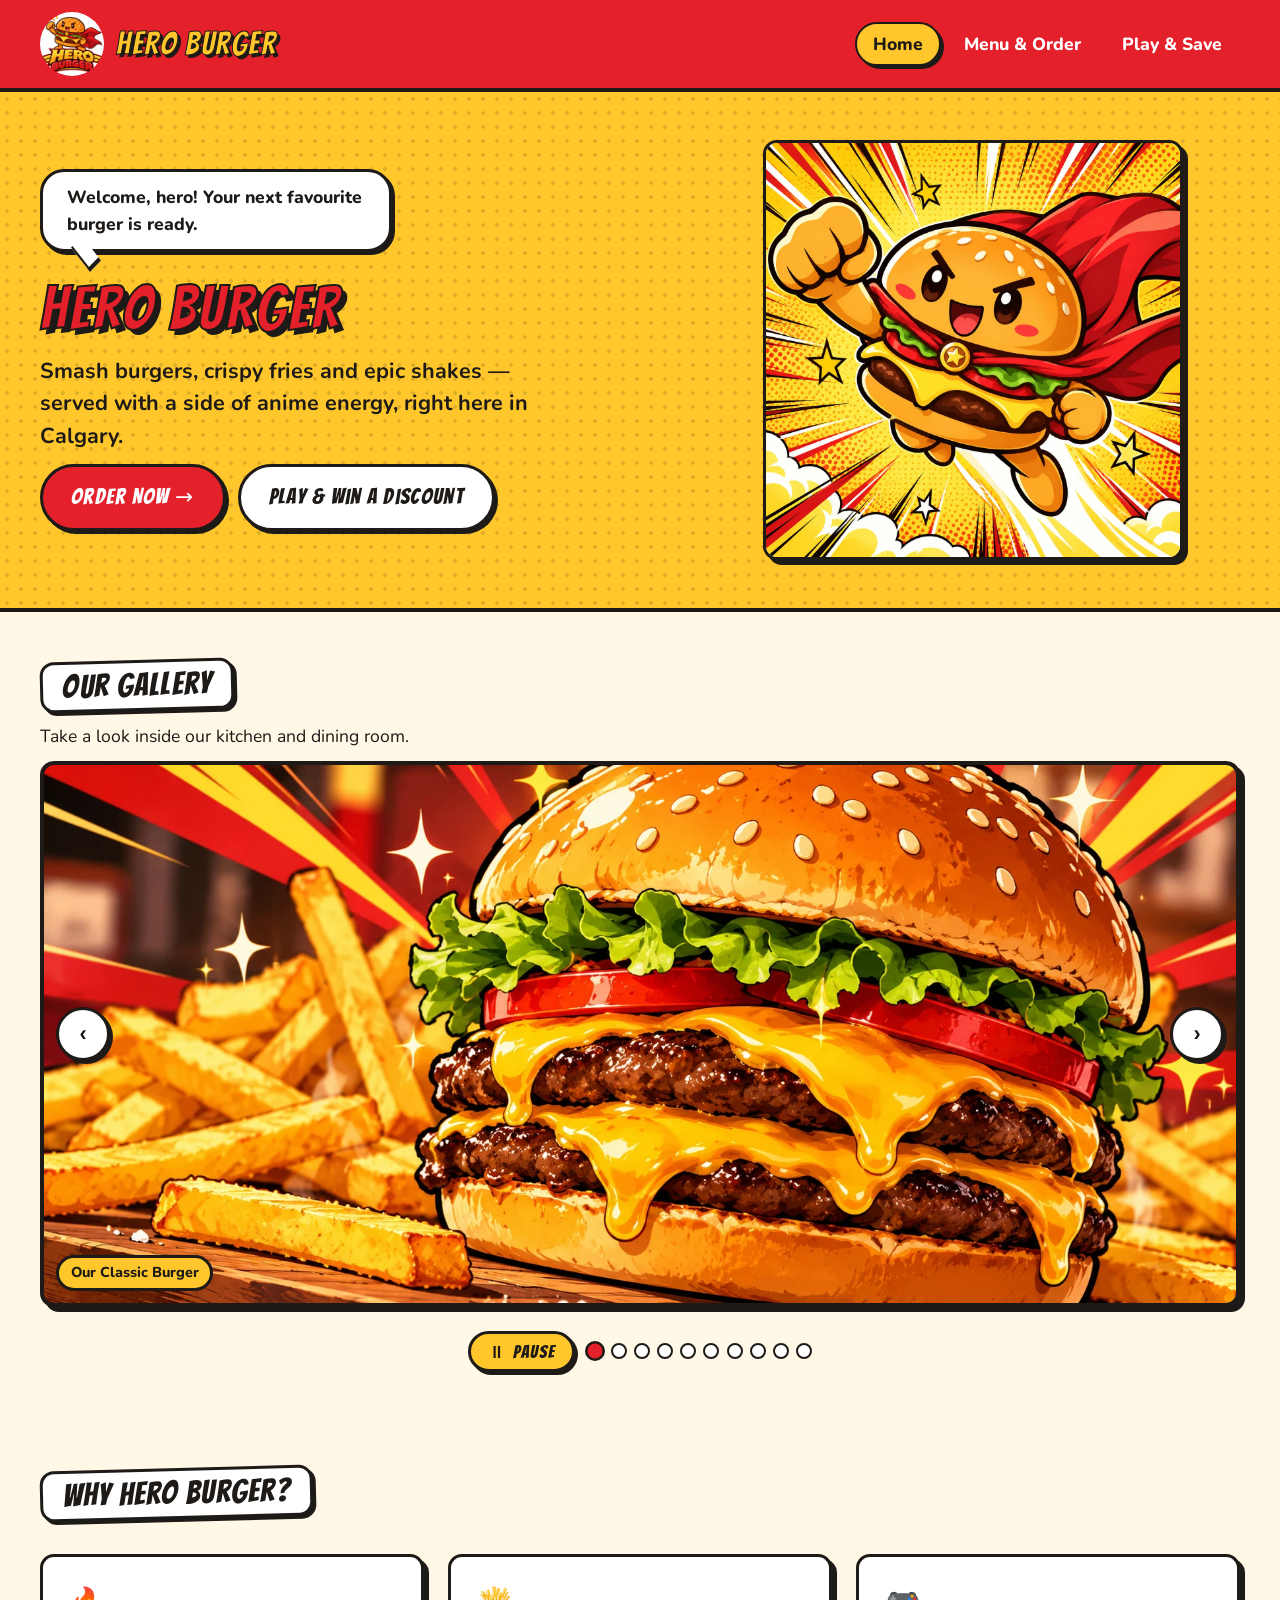
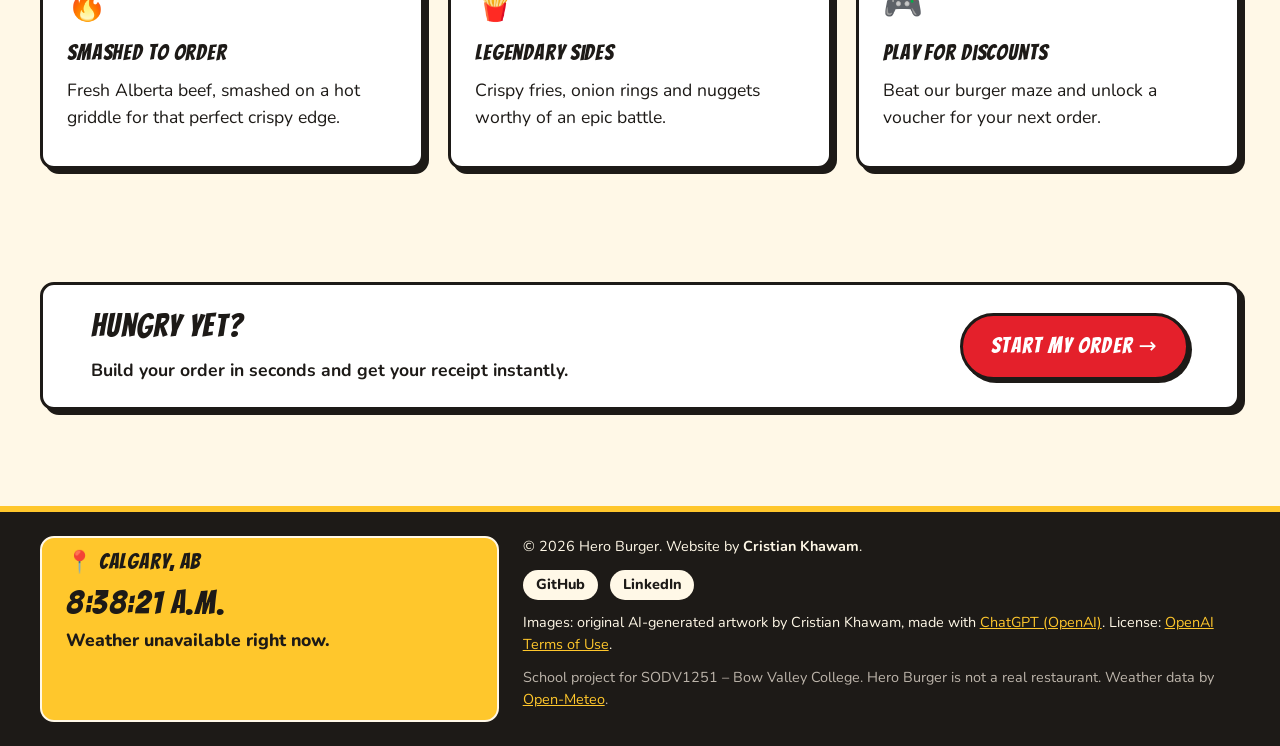
<file: index.html>
<!DOCTYPE html>
<html lang="en">
<head>
  <meta charset="UTF-8">
  <meta name="viewport" content="width=device-width, initial-scale=1.0">
  <meta name="description" content="Hero Burger — anime-style burgers in Calgary. Browse our gallery and order online.">
  <title>Hero Burger | Anime-Style Burgers in Calgary</title>
  <link rel="icon" href="images/favicon.svg" type="image/svg+xml">
  <link rel="preconnect" href="https://fonts.googleapis.com">
  <link rel="preconnect" href="https://fonts.gstatic.com" crossorigin>
  <link href="https://fonts.googleapis.com/css2?family=Bangers&family=Nunito:wght@400;700;800;900&display=swap" rel="stylesheet">
  <link rel="stylesheet" href="css/styles.css">
  <script src="js/common.js" defer></script>
  <script src="js/carousel.js" defer></script>
</head>
<body>
  <header class="site-header">
    <div class="container header-inner">
      <a class="brand" href="index.html">
        <span class="logo-frame">
          <img class="site-logo" src="images/logo.webp" alt="">
        </span>
        <span class="brand-name">Hero Burger</span>
      </a>
      <nav class="main-nav" aria-label="Main navigation">
        <ul>
          <li><a href="index.html" aria-current="page">Home</a></li>
          <li><a href="order.html">Menu &amp; Order</a></li>
          <li><a href="play.html">Play &amp; Save</a></li>
        </ul>
      </nav>
    </div>
  </header>

  <main>
    <section class="hero halftone" aria-labelledby="hero-title">
      <div class="container hero-inner">
        <div>
          <p class="speech-bubble">Welcome, hero! Your next favourite burger is ready.</p>
          <h1 id="hero-title">Hero Burger</h1>
          <p class="hero-tagline">Smash burgers, crispy fries and epic shakes — served with a side of anime energy, right here in Calgary.</p>
          <div class="hero-actions">
            <a class="btn btn-primary" href="order.html">Order Now →</a>
            <a class="btn btn-ghost" href="play.html">Play &amp; win a discount</a>
          </div>
        </div>
        <div class="hero-art">
          <div class="card hero-art-frame">
            <img src="images/hero-mascot.webp" alt="Hero Burger mascot, a burger with a red superhero cape">
          </div>
        </div>
      </div>
    </section>

    <section class="section" aria-labelledby="gallery-title">
      <div class="container">
        <h2 id="gallery-title" class="section-title">Our Gallery</h2>
        <p>Take a look inside our kitchen and dining room.</p>

        <!-- Slides, dots and captions are generated by js/carousel.js -->
        <div class="carousel" id="carousel" aria-roledescription="carousel" aria-label="Restaurant photo gallery">
          <div class="carousel-track" id="carousel-track"></div>
          <button class="carousel-arrow prev" id="carousel-prev" type="button" aria-label="Previous photo">‹</button>
          <button class="carousel-arrow next" id="carousel-next" type="button" aria-label="Next photo">›</button>
        </div>

        <div class="carousel-controls">
          <button class="btn btn-small" id="carousel-toggle" type="button" aria-pressed="false">⏸ Pause</button>
          <div class="carousel-dots" id="carousel-dots" role="group" aria-label="Choose a photo"></div>
        </div>
        <p class="visually-hidden" id="carousel-status" aria-live="polite"></p>
      </div>
    </section>

    <section class="section" aria-labelledby="why-title">
      <div class="container">
        <h2 id="why-title" class="section-title">Why Hero Burger?</h2>
        <ul class="feature-list">
          <li class="card feature">
            <p class="feature-icon" aria-hidden="true">🔥</p>
            <h3>Smashed to order</h3>
            <p>Fresh Alberta beef, smashed on a hot griddle for that perfect crispy edge.</p>
          </li>
          <li class="card feature">
            <p class="feature-icon" aria-hidden="true">🍟</p>
            <h3>Legendary sides</h3>
            <p>Crispy fries, onion rings and nuggets worthy of an epic battle.</p>
          </li>
          <li class="card feature">
            <p class="feature-icon" aria-hidden="true">🎮</p>
            <h3>Play for discounts</h3>
            <p>Beat our burger maze and unlock a voucher for your next order.</p>
          </li>
        </ul>
      </div>
    </section>

    <section class="section" aria-labelledby="cta-title">
      <div class="container">
        <div class="card cta-banner halftone">
          <div>
            <h2 id="cta-title">Hungry yet?</h2>
            <p>Build your order in seconds and get your receipt instantly.</p>
          </div>
          <a class="btn btn-primary" href="order.html">Start my order →</a>
        </div>
      </div>
    </section>
  </main>

  <footer class="site-footer">
    <div class="container footer-grid">
      <aside class="weather-widget" aria-label="Current time and weather in Calgary">
        <h2>📍 Calgary, AB</h2>
        <p class="weather-time" id="local-time">--:--</p>
        <p class="weather-summary" id="weather-summary" aria-live="polite">Loading weather…</p>
        <p class="weather-details" id="weather-details"></p>
      </aside>
      <div class="footer-info">
        <p>&copy; <span id="current-year">2026</span> Hero Burger. Website by <strong>Cristian Khawam</strong>.</p>
        <ul class="social-links">
          <li><a href="https://github.com/CristianKhawam" target="_blank" rel="noopener">GitHub</a></li>
          <li><a href="https://www.linkedin.com/in/cristian-francisco-khawam-armengol/" target="_blank" rel="noopener">LinkedIn</a></li>
        </ul>
        <p>Images: original AI-generated artwork by Cristian Khawam, made with <a href="https://chatgpt.com/" target="_blank" rel="noopener">ChatGPT (OpenAI)</a>. License: <a href="https://openai.com/policies/terms-of-use/" target="_blank" rel="noopener">OpenAI Terms of Use</a>.</p>
        <p class="footer-note">School project for SODV1251 – Bow Valley College. Hero Burger is not a real restaurant. Weather data by <a href="https://open-meteo.com/" target="_blank" rel="noopener">Open-Meteo</a>.</p>
      </div>
    </div>
  </footer>
</body>
</html>
</file>
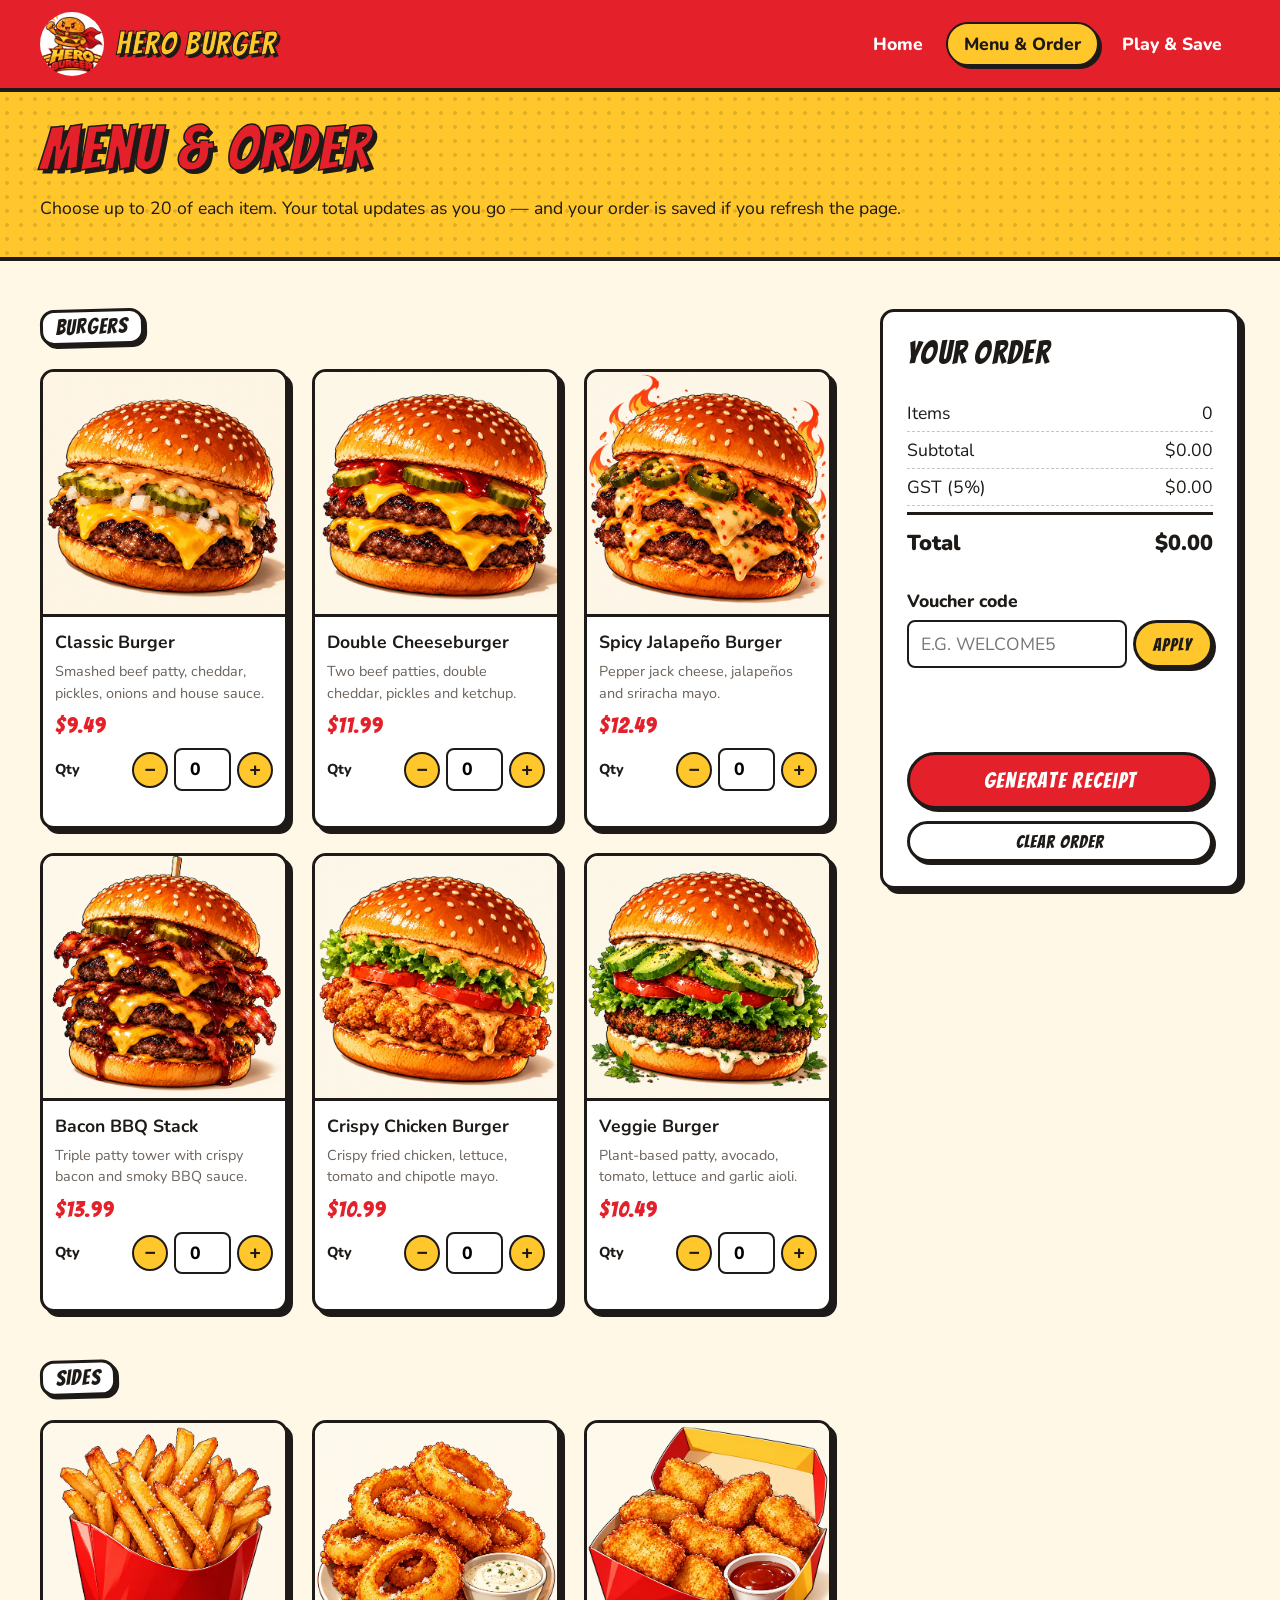
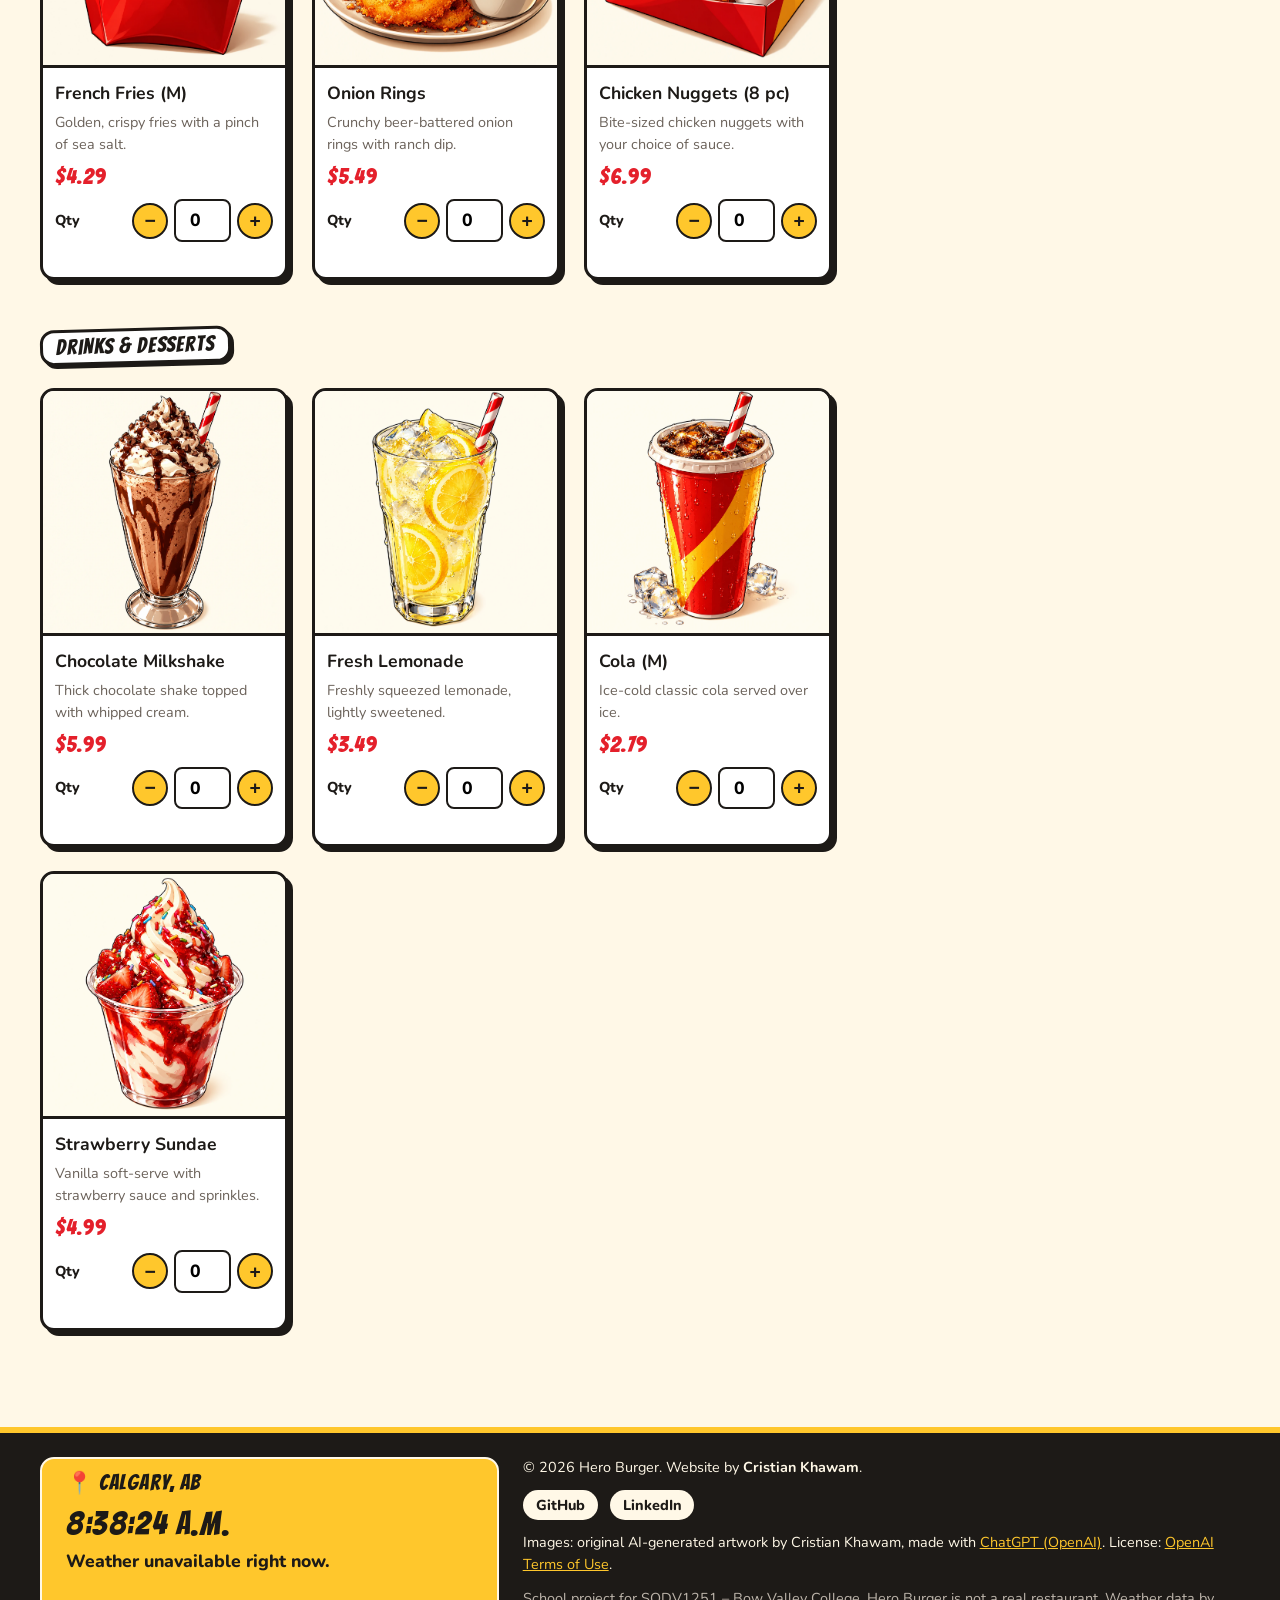
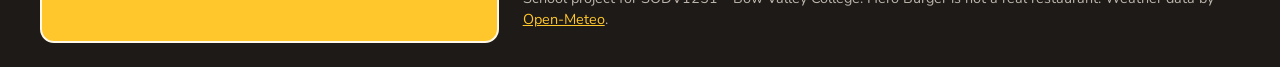
<file: order.html>
<!DOCTYPE html>
<html lang="en">
<head>
  <meta charset="UTF-8">
  <meta name="viewport" content="width=device-width, initial-scale=1.0">
  <meta name="description" content="Order burgers, sides and drinks from Hero Burger and get an itemized receipt.">
  <title>Menu &amp; Order | Hero Burger</title>
  <link rel="icon" href="images/favicon.svg" type="image/svg+xml">
  <link rel="preconnect" href="https://fonts.googleapis.com">
  <link rel="preconnect" href="https://fonts.gstatic.com" crossorigin>
  <link href="https://fonts.googleapis.com/css2?family=Bangers&family=Nunito:wght@400;700;800;900&display=swap" rel="stylesheet">
  <link rel="stylesheet" href="css/styles.css">
  <script src="js/common.js" defer></script>
  <script src="js/order.js" defer></script>
</head>
<body>
  <header class="site-header">
    <div class="container header-inner">
      <a class="brand" href="index.html">
        <span class="logo-frame">
          <img class="site-logo" src="images/logo.webp" alt="">
        </span>
        <span class="brand-name">Hero Burger</span>
      </a>
      <nav class="main-nav" aria-label="Main navigation">
        <ul>
          <li><a href="index.html">Home</a></li>
          <li><a href="order.html" aria-current="page">Menu &amp; Order</a></li>
          <li><a href="play.html">Play &amp; Save</a></li>
        </ul>
      </nav>
    </div>
  </header>

  <main>
    <section class="page-intro halftone">
      <div class="container">
        <h1>Menu &amp; Order</h1>
        <p>Choose up to 20 of each item. Your total updates as you go — and your order is saved if you refresh the page.</p>
      </div>
    </section>

    <div class="container section">
      <!-- Every control (quantities, voucher, submit) lives inside this one form -->
      <form id="order-form" class="order-layout" novalidate>
        <section aria-labelledby="menu-title">
          <h2 id="menu-title" class="visually-hidden">Our menu</h2>
          <!-- Menu categories and item cards are generated by js/order.js -->
          <div id="menu-container"></div>

          <!-- Small screens only: keeps the live total visible while scrolling the menu -->
          <a class="mobile-total-bar" href="#summary-title">
            <span>Total: <strong id="mobile-total">$0.00</strong></span>
            <span>View order ↓</span>
          </a>
        </section>

        <aside class="card order-summary" aria-labelledby="summary-title">
          <h2 id="summary-title">Your Order</h2>

          <dl class="summary-rows" id="live-summary" aria-live="polite">
            <div class="summary-row"><dt>Items</dt><dd id="summary-count">0</dd></div>
            <div class="summary-row"><dt>Subtotal</dt><dd id="summary-subtotal">$0.00</dd></div>
            <div class="summary-row" id="summary-discount-row" hidden><dt id="summary-discount-label">Discount</dt><dd class="discount-value" id="summary-discount">-$0.00</dd></div>
            <div class="summary-row"><dt>GST (5%)</dt><dd id="summary-gst">$0.00</dd></div>
            <div class="summary-row is-total"><dt>Total</dt><dd id="summary-total">$0.00</dd></div>
          </dl>

          <div class="voucher-field">
            <label for="voucher-input">Voucher code</label>
            <div class="voucher-row">
              <input class="text-input" id="voucher-input" name="voucher" type="text" autocomplete="off" maxlength="20" placeholder="e.g. WELCOME5">
              <button class="btn btn-small" id="voucher-apply" type="button">Apply</button>
            </div>
            <p class="voucher-message" id="voucher-message" aria-live="polite"></p>
            <button class="btn btn-small btn-ghost" id="voucher-remove" type="button" hidden>Remove voucher</button>
          </div>

          <p class="form-message" id="form-message" role="alert"></p>

          <div class="summary-actions">
            <button class="btn btn-primary" type="submit">Generate Receipt</button>
            <button class="btn btn-small btn-ghost" id="clear-order" type="button">Clear order</button>
          </div>
        </aside>
      </form>

      <!-- Filled in by js/order.js after a valid submission -->
      <section class="card receipt" id="receipt" aria-labelledby="receipt-title" tabindex="-1" hidden>
        <header class="receipt-header">
          <h2 id="receipt-title">Hero Burger Receipt</h2>
          <p class="receipt-meta" id="receipt-meta"></p>
        </header>
        <ul class="receipt-items" id="receipt-items"></ul>
        <dl class="receipt-totals" id="receipt-totals"></dl>
        <p class="receipt-thanks">Thank you for eating with Hero Burger! 🍔</p>
        <div class="receipt-actions no-print">
          <button class="btn btn-primary btn-small" id="download-pdf" type="button">Download PDF</button>
          <button class="btn btn-ghost btn-small" id="new-order" type="button">Start a new order</button>
        </div>
      </section>
    </div>
  </main>

  <footer class="site-footer">
    <div class="container footer-grid">
      <aside class="weather-widget" aria-label="Current time and weather in Calgary">
        <h2>📍 Calgary, AB</h2>
        <p class="weather-time" id="local-time">--:--</p>
        <p class="weather-summary" id="weather-summary" aria-live="polite">Loading weather…</p>
        <p class="weather-details" id="weather-details"></p>
      </aside>
      <div class="footer-info">
        <p>&copy; <span id="current-year">2026</span> Hero Burger. Website by <strong>Cristian Khawam</strong>.</p>
        <ul class="social-links">
          <li><a href="https://github.com/CristianKhawam" target="_blank" rel="noopener">GitHub</a></li>
          <li><a href="https://www.linkedin.com/in/cristian-francisco-khawam-armengol/" target="_blank" rel="noopener">LinkedIn</a></li>
        </ul>
        <p>Images: original AI-generated artwork by Cristian Khawam, made with <a href="https://chatgpt.com/" target="_blank" rel="noopener">ChatGPT (OpenAI)</a>. License: <a href="https://openai.com/policies/terms-of-use/" target="_blank" rel="noopener">OpenAI Terms of Use</a>.</p>
        <p class="footer-note">School project for SODV1251 – Bow Valley College. Hero Burger is not a real restaurant. Weather data by <a href="https://open-meteo.com/" target="_blank" rel="noopener">Open-Meteo</a>.</p>
      </div>
    </div>
  </footer>
</body>
</html>
</file>
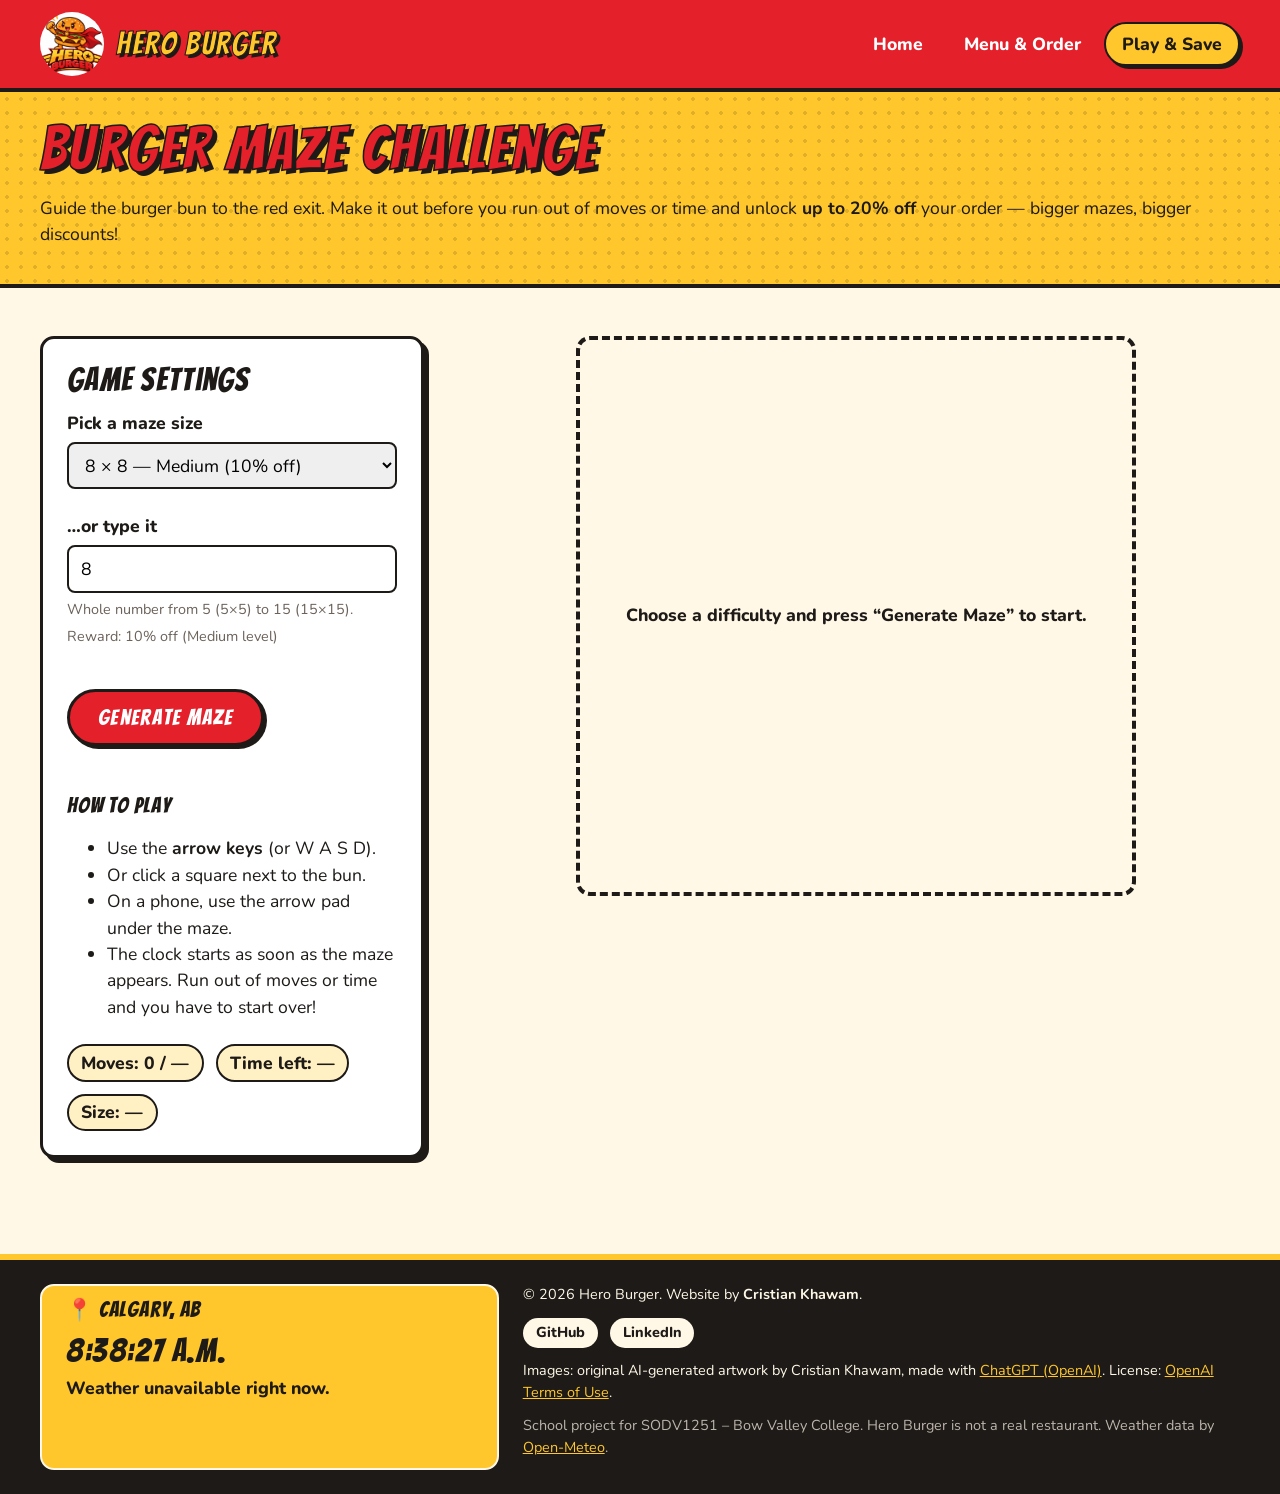
<file: play.html>
<!DOCTYPE html>
<html lang="en">
<head>
  <meta charset="UTF-8">
  <meta name="viewport" content="width=device-width, initial-scale=1.0">
  <meta name="description" content="Beat the burger maze to unlock a 15% discount on your Hero Burger order.">
  <title>Play &amp; Save | Hero Burger</title>
  <link rel="icon" href="images/favicon.svg" type="image/svg+xml">
  <link rel="preconnect" href="https://fonts.googleapis.com">
  <link rel="preconnect" href="https://fonts.gstatic.com" crossorigin>
  <link href="https://fonts.googleapis.com/css2?family=Bangers&family=Nunito:wght@400;700;800;900&display=swap" rel="stylesheet">
  <link rel="stylesheet" href="css/styles.css">
  <script src="js/common.js" defer></script>
  <script src="js/maze.js" defer></script>
</head>
<body>
  <header class="site-header">
    <div class="container header-inner">
      <a class="brand" href="index.html">
        <span class="logo-frame">
          <img class="site-logo" src="images/logo.webp" alt="">
        </span>
        <span class="brand-name">Hero Burger</span>
      </a>
      <nav class="main-nav" aria-label="Main navigation">
        <ul>
          <li><a href="index.html">Home</a></li>
          <li><a href="order.html">Menu &amp; Order</a></li>
          <li><a href="play.html" aria-current="page">Play &amp; Save</a></li>
        </ul>
      </nav>
    </div>
  </header>

  <main>
    <section class="page-intro halftone">
      <div class="container">
        <h1>Burger Maze Challenge</h1>
        <p>Guide the burger bun to the red exit. Make it out before you run out of moves or time and unlock <strong>up to 20% off</strong> your order — bigger mazes, bigger discounts!</p>
      </div>
    </section>

    <div class="container section maze-layout">
      <section class="card maze-settings" aria-labelledby="settings-title">
        <h2 id="settings-title">Game settings</h2>
        <form id="maze-form" novalidate>
          <!-- The select and the text box stay in sync (js/maze.js); options are generated from MAZE_LEVELS -->
          <div class="form-field">
            <label for="maze-level">Pick a maze size</label>
            <select class="text-input" id="maze-level" name="level"></select>
          </div>
          <div class="form-field">
            <label for="maze-size">…or type it</label>
            <input class="text-input" id="maze-size" name="size" type="text" inputmode="numeric" maxlength="2" value="8" autocomplete="off" aria-describedby="maze-size-hint maze-reward maze-size-error">
            <p class="field-hint" id="maze-size-hint">Whole number from 5 (5×5) to 15 (15×15).</p>
            <p class="field-hint" id="maze-reward" aria-live="polite"></p>
            <p class="field-error" id="maze-size-error" aria-live="polite"></p>
          </div>
          <button class="btn btn-primary" type="submit">Generate Maze</button>
        </form>

        <h3>How to play</h3>
        <ul>
          <li>Use the <strong>arrow keys</strong> (or W A S D).</li>
          <li>Or click a square next to the bun.</li>
          <li>On a phone, use the arrow pad under the maze.</li>
          <li>The clock starts as soon as the maze appears. Run out of moves or time and you have to start over!</li>
        </ul>

        <p class="maze-stats">
          <span>Moves: <span id="move-count">0</span> / <span id="move-limit">—</span></span>
          <span>Time left: <span id="time-left">—</span></span>
          <span>Size: <span id="size-label">—</span></span>
        </p>
      </section>

      <section class="maze-area" aria-labelledby="maze-title">
        <h2 id="maze-title" class="visually-hidden">Maze board</h2>
        <p class="maze-placeholder" id="maze-placeholder">Choose a difficulty and press “Generate Maze” to start.</p>
        <!-- Maze tiles are generated by js/maze.js -->
        <div class="maze" id="maze" role="region" aria-label="Maze. Use the arrow keys to move." hidden></div>
        <p class="game-message" id="game-message" role="status"></p>

        <div class="maze-pad no-print" id="maze-pad" aria-label="Movement buttons" hidden>
          <button type="button" data-direction="up" aria-label="Move up">↑</button>
          <button type="button" data-direction="left" aria-label="Move left">←</button>
          <button type="button" data-direction="down" aria-label="Move down">↓</button>
          <button type="button" data-direction="right" aria-label="Move right">→</button>
        </div>

        <div class="card win-panel halftone" id="win-panel" role="status" hidden>
          <h3>Amazing! You escaped the maze! 🎉</h3>
          <p id="win-text">Your reward code:</p>
          <p class="voucher-code" id="win-code"></p>
          <p>Your best code will be ready in the voucher box on the order page.</p>
          <a class="btn btn-primary" href="order.html">Use it on my order →</a>
        </div>
      </section>
    </div>
  </main>

  <footer class="site-footer">
    <div class="container footer-grid">
      <aside class="weather-widget" aria-label="Current time and weather in Calgary">
        <h2>📍 Calgary, AB</h2>
        <p class="weather-time" id="local-time">--:--</p>
        <p class="weather-summary" id="weather-summary" aria-live="polite">Loading weather…</p>
        <p class="weather-details" id="weather-details"></p>
      </aside>
      <div class="footer-info">
        <p>&copy; <span id="current-year">2026</span> Hero Burger. Website by <strong>Cristian Khawam</strong>.</p>
        <ul class="social-links">
          <li><a href="https://github.com/CristianKhawam" target="_blank" rel="noopener">GitHub</a></li>
          <li><a href="https://www.linkedin.com/in/cristian-francisco-khawam-armengol/" target="_blank" rel="noopener">LinkedIn</a></li>
        </ul>
        <p>Images: original AI-generated artwork by Cristian Khawam, made with <a href="https://chatgpt.com/" target="_blank" rel="noopener">ChatGPT (OpenAI)</a>. License: <a href="https://openai.com/policies/terms-of-use/" target="_blank" rel="noopener">OpenAI Terms of Use</a>.</p>
        <p class="footer-note">School project for SODV1251 – Bow Valley College. Hero Burger is not a real restaurant. Weather data by <a href="https://open-meteo.com/" target="_blank" rel="noopener">Open-Meteo</a>.</p>
      </div>
    </div>
  </footer>
</body>
</html>
</file>
<file: css/styles.css>
/* Hero Burger styles, shared by all pages.
   Red and yellow fast-food colours with a comic look (thick outlines, hard shadows). */

/* ---------- Colours, fonts and sizes ---------- */
:root {
  --color-red: #e4202b;
  --color-red-dark: #b3121c;
  --color-yellow: #ffc72c;
  --color-yellow-soft: #fff1c4;
  --color-ink: #1d1a17;
  --color-cream: #fff8e7;
  --color-white: #ffffff;
  --color-muted: #6b625a;
  --color-success: #1f8a4c;
  --color-error: #c4141f;

  --font-display: "Bangers", "Impact", system-ui, sans-serif;
  --font-body: "Nunito", system-ui, -apple-system, "Segoe UI", sans-serif;

  /* Fluid font sizes: clamp(minimum, preferred, maximum) */
  --text-sm: clamp(0.8rem, 0.75rem + 0.2vw, 0.9rem);
  --text-base: clamp(0.95rem, 0.9rem + 0.25vw, 1.1rem);
  --text-lg: clamp(1.1rem, 1rem + 0.5vw, 1.35rem);
  --text-xl: clamp(1.4rem, 1.1rem + 1.2vw, 2rem);
  --text-2xl: clamp(2rem, 1.4rem + 3vw, 4rem);

  --space-xs: 0.35rem;
  --space-sm: 0.75rem;
  --space-md: clamp(1rem, 0.8rem + 1vw, 1.5rem);
  --space-lg: clamp(1.5rem, 1rem + 2.5vw, 3rem);

  --border: 3px solid var(--color-ink);
  --radius: 14px;
  --shadow-comic: 5px 5px 0 var(--color-ink);
  --shadow-comic-sm: 3px 3px 0 var(--color-ink);

  --container-width: 1200px;
}

/* ---------- Base / reset ---------- */
*,
*::before,
*::after {
  box-sizing: border-box;
}

html {
  scroll-behavior: smooth;
}

/* Elements with the hidden attribute stay hidden even if a class sets display */
[hidden] {
  display: none !important;
}

body {
  margin: 0;
  /* Sticky footer: the body is a column and <main> grows to fill the
     free space, so the footer sits at the bottom on short pages and
     simply follows the content on long pages (never overlapping). */
  min-height: 100vh;
  display: flex;
  flex-direction: column;
  font-family: var(--font-body);
  font-size: var(--text-base);
  line-height: 1.5;
  color: var(--color-ink);
  background-color: var(--color-cream);
  overflow-x: hidden;
}

main {
  flex: 1;
}

img {
  max-width: 100%;
  display: block;
}

h1,
h2,
h3 {
  font-family: var(--font-display);
  font-weight: 400;
  letter-spacing: 0.04em;
  line-height: 1.1;
  margin: 0 0 var(--space-sm);
}

h1 {
  font-size: var(--text-2xl);
}

h2 {
  font-size: var(--text-xl);
}

h3 {
  font-size: var(--text-lg);
}

p {
  margin: 0 0 var(--space-sm);
}

a {
  color: var(--color-red-dark);
}

:focus-visible {
  outline: 3px dashed var(--color-red);
  outline-offset: 3px;
}

.container {
  width: min(var(--container-width), 100% - 2rem);
  margin-inline: auto;
}

.visually-hidden {
  position: absolute;
  width: 1px;
  height: 1px;
  padding: 0;
  margin: -1px;
  overflow: hidden;
  clip: rect(0, 0, 0, 0);
  white-space: nowrap;
  border: 0;
}

/* Halftone dot pattern used as a manga-style background */
.halftone {
  background-color: var(--color-yellow);
  background-image: radial-gradient(rgba(29, 26, 23, 0.14) 18%, transparent 20%);
  background-size: 14px 14px;
}

/* ---------- Buttons ---------- */
.btn {
  display: inline-flex;
  align-items: center;
  justify-content: center;
  gap: 0.4em;
  padding: 0.65em 1.3em;
  font-family: var(--font-display);
  font-size: var(--text-lg);
  letter-spacing: 0.06em;
  text-decoration: none;
  color: var(--color-ink);
  background: var(--color-yellow);
  border: var(--border);
  border-radius: 999px;
  box-shadow: var(--shadow-comic-sm);
  cursor: pointer;
  transition: transform 0.12s ease, box-shadow 0.12s ease;
}

.btn:hover {
  transform: translate(-2px, -2px);
  box-shadow: 5px 5px 0 var(--color-ink);
}

.btn:active {
  transform: translate(2px, 2px);
  box-shadow: 1px 1px 0 var(--color-ink);
}

.btn-primary {
  background: var(--color-red);
  color: var(--color-white);
}

.btn-small {
  font-size: var(--text-base);
  padding: 0.45em 1em;
}

.btn-ghost {
  background: var(--color-white);
}

/* ---------- Header & navigation ---------- */
.site-header {
  background: var(--color-red);
  color: var(--color-white);
  border-bottom: 4px solid var(--color-ink);
}

.header-inner {
  display: flex;
  flex-wrap: wrap;
  align-items: center;
  justify-content: space-between;
  gap: var(--space-sm);
  padding-block: var(--space-sm);
}

.brand {
  display: flex;
  align-items: center;
  gap: var(--space-sm);
  color: inherit;
  text-decoration: none;
}

.logo-frame {
  flex-shrink: 0;
  width: clamp(44px, 4vw + 20px, 64px);
  aspect-ratio: 1;
  border-radius: 50%;
  overflow: hidden;
}

.site-logo {
  width: 100%;
  height: 100%;
  object-fit: contain;
}

.brand-name {
  font-family: var(--font-display);
  font-size: var(--text-xl);
  letter-spacing: 0.05em;
  color: var(--color-yellow);
  -webkit-text-stroke: 1px var(--color-ink);
  text-shadow: 3px 3px 0 var(--color-ink);
  line-height: 1;
}

.main-nav ul {
  display: flex;
  flex-wrap: wrap;
  gap: var(--space-xs);
  list-style: none;
  margin: 0;
  padding: 0;
}

.main-nav a {
  display: block;
  padding: 0.4em 0.9em;
  font-weight: 800;
  color: var(--color-white);
  text-decoration: none;
  border: 2px solid transparent;
  border-radius: 999px;
}

.main-nav a:hover {
  border-color: var(--color-yellow);
}

.main-nav a[aria-current="page"] {
  background: var(--color-yellow);
  color: var(--color-ink);
  border-color: var(--color-ink);
  box-shadow: var(--shadow-comic-sm);
}

/* ---------- Generic sections ---------- */
.section {
  padding-block: var(--space-lg);
}

.section-title {
  display: inline-block;
  padding: 0.15em 0.6em;
  background: var(--color-white);
  border: var(--border);
  border-radius: var(--radius);
  box-shadow: var(--shadow-comic-sm);
  transform: rotate(-1.5deg);
}

.card {
  background: var(--color-white);
  border: var(--border);
  border-radius: var(--radius);
  box-shadow: var(--shadow-comic);
}

/* ---------- Landing page: hero ---------- */
.hero {
  border-bottom: 4px solid var(--color-ink);
}

.hero-inner {
  display: grid;
  gap: var(--space-md);
  align-items: center;
  padding-block: var(--space-lg);
}

.hero h1 {
  color: var(--color-red);
  -webkit-text-stroke: 2px var(--color-ink);
  text-shadow: 5px 5px 0 var(--color-ink);
}

.hero-tagline {
  font-size: var(--text-lg);
  font-weight: 700;
  max-width: 40ch;
}

.hero-art {
  display: flex;
  justify-content: center;
}

.hero-art-frame {
  width: min(100%, 420px);
  aspect-ratio: 1;
  overflow: hidden;
}

.hero-art-frame img {
  width: 100%;
  height: 100%;
  object-fit: cover;
}

/* Manga speech bubble */
.speech-bubble {
  position: relative;
  display: inline-block;
  max-width: 32ch;
  padding: var(--space-sm) var(--space-md);
  margin-bottom: var(--space-md);
  font-weight: 800;
  background: var(--color-white);
  border: var(--border);
  border-radius: 24px;
  box-shadow: var(--shadow-comic-sm);
}

.speech-bubble::after {
  content: "";
  position: absolute;
  left: 2rem;
  bottom: -16px;
  width: 22px;
  height: 22px;
  background: var(--color-white);
  border-right: var(--border);
  border-bottom: var(--border);
  transform: skewY(35deg) rotate(30deg);
}

.hero-actions {
  display: flex;
  flex-wrap: wrap;
  gap: var(--space-sm);
}

/* ---------- Landing page: carousel ---------- */
.carousel {
  position: relative;
  overflow: hidden;
  border: 4px solid var(--color-ink);
  border-radius: var(--radius);
  box-shadow: var(--shadow-comic);
  background: var(--color-ink);
}

/* All slides sit side by side; the track is shifted with translateX */
.carousel-track {
  display: flex;
  transition: transform 0.6s ease;
}

.carousel-slide {
  position: relative;
  flex: 0 0 100%;
  margin: 0;
}

/* Every picture gets the same height; object-fit crops any width difference */
.carousel-slide img {
  width: 100%;
  height: clamp(220px, 42vw, 600px);
  object-fit: cover;
}

.carousel-slide figcaption {
  position: absolute;
  left: var(--space-sm);
  bottom: var(--space-sm);
  max-width: calc(100% - 2 * var(--space-sm));
  padding: 0.3em 0.8em;
  font-weight: 800;
  font-size: var(--text-sm);
  background: var(--color-yellow);
  border: var(--border);
  border-radius: 999px;
}

.carousel-arrow {
  position: absolute;
  top: 50%;
  transform: translateY(-50%);
  width: clamp(38px, 3vw + 24px, 54px);
  aspect-ratio: 1;
  display: grid;
  place-items: center;
  font-size: var(--text-lg);
  font-weight: 900;
  color: var(--color-ink);
  background: var(--color-white);
  border: var(--border);
  border-radius: 50%;
  box-shadow: var(--shadow-comic-sm);
  cursor: pointer;
}

.carousel-arrow:hover {
  background: var(--color-yellow);
}

.carousel-arrow.prev {
  left: var(--space-sm);
}

.carousel-arrow.next {
  right: var(--space-sm);
}

.carousel-controls {
  display: flex;
  flex-wrap: wrap;
  align-items: center;
  justify-content: center;
  gap: var(--space-sm);
  margin-top: var(--space-md);
}

.carousel-dots {
  display: flex;
  flex-wrap: wrap;
  justify-content: center;
  gap: 0.45rem;
}

.carousel-dot {
  width: 16px;
  height: 16px;
  padding: 0;
  background: var(--color-white);
  border: 2px solid var(--color-ink);
  border-radius: 50%;
  cursor: pointer;
}

.carousel-dot[aria-current="true"] {
  background: var(--color-red);
  transform: scale(1.25);
}

/* ---------- Landing page: features ---------- */
.feature-list {
  display: grid;
  grid-template-columns: repeat(auto-fit, minmax(min(100%, 240px), 1fr));
  gap: var(--space-md);
  margin-top: var(--space-md);
  padding: 0;
  list-style: none;
}

.feature {
  padding: var(--space-md);
}

.feature-icon {
  font-size: var(--text-xl);
}

.cta-banner {
  display: flex;
  flex-wrap: wrap;
  align-items: center;
  justify-content: space-between;
  gap: var(--space-md);
  padding: var(--space-md) var(--space-lg);
}

.cta-banner p {
  margin: 0;
  font-weight: 700;
}

/* ---------- Ordering page ---------- */
.page-intro {
  padding-block: var(--space-md);
  border-bottom: 4px solid var(--color-ink);
}

.page-intro h1 {
  color: var(--color-red);
  -webkit-text-stroke: 1.5px var(--color-ink);
  text-shadow: 4px 4px 0 var(--color-ink);
}

.order-layout {
  display: grid;
  gap: var(--space-lg);
  align-items: start;
}

.menu-category + .menu-category {
  margin-top: var(--space-lg);
}

.menu-grid {
  display: grid;
  grid-template-columns: repeat(auto-fill, minmax(min(100%, 230px), 1fr));
  gap: var(--space-md);
  margin-top: var(--space-sm);
}

.menu-card {
  display: flex;
  flex-direction: column;
  overflow: hidden;
}

.menu-card-image {
  aspect-ratio: 1;
  border-bottom: var(--border);
}

.menu-card-image img {
  width: 100%;
  height: 100%;
  object-fit: cover;
}

.menu-card-body {
  display: flex;
  flex-direction: column;
  flex: 1;
  gap: var(--space-xs);
  padding: var(--space-sm);
}

.menu-card-name {
  margin: 0;
}

.menu-card-description {
  flex: 1;
  margin: 0;
  font-size: var(--text-sm);
  color: var(--color-muted);
}

.menu-card-price {
  margin: 0;
  font-family: var(--font-display);
  font-size: var(--text-lg);
  color: var(--color-red);
  letter-spacing: 0.05em;
}

.quantity-control {
  display: flex;
  align-items: center;
  gap: var(--space-xs);
}

.quantity-control label {
  margin-right: auto;
  font-weight: 800;
  font-size: var(--text-sm);
}

.quantity-btn {
  width: 36px;
  height: 36px;
  flex-shrink: 0;
  font-size: 1.2rem;
  font-weight: 900;
  line-height: 1;
  color: var(--color-ink);
  background: var(--color-yellow);
  border: 2px solid var(--color-ink);
  border-radius: 50%;
  cursor: pointer;
}

.quantity-btn:hover {
  background: var(--color-red);
  color: var(--color-white);
}

.quantity-input {
  width: 3.6rem;
  padding: 0.35em 0.2em;
  font: inherit;
  font-weight: 800;
  text-align: center;
  border: 2px solid var(--color-ink);
  border-radius: 8px;
}

.quantity-input.is-invalid,
.text-input.is-invalid {
  border-color: var(--color-error);
  background: #ffe8e8;
}

.field-error {
  min-height: 1.2em;
  margin: 0;
  font-size: var(--text-sm);
  font-weight: 700;
  color: var(--color-error);
}

.menu-card.is-selected {
  background: var(--color-yellow-soft);
}

/* Sticks to the bottom of the screen while the menu is scrolled (phones/tablets) */
.mobile-total-bar {
  position: sticky;
  bottom: var(--space-sm);
  z-index: 5;
  display: flex;
  justify-content: space-between;
  gap: var(--space-sm);
  margin-top: var(--space-md);
  padding: 0.7em 1.2em;
  font-weight: 800;
  color: var(--color-white);
  text-decoration: none;
  background: var(--color-red);
  border: var(--border);
  border-radius: 999px;
  box-shadow: var(--shadow-comic-sm);
}

/* Order summary panel */
.order-summary {
  padding: var(--space-md);
}

.order-summary h2 {
  margin-bottom: var(--space-md);
}

.summary-rows {
  margin: 0 0 var(--space-md);
}

.summary-row {
  display: flex;
  justify-content: space-between;
  gap: var(--space-sm);
  padding-block: 0.3rem;
  border-bottom: 1px dashed rgba(29, 26, 23, 0.25);
}

.summary-row dt,
.summary-row dd {
  margin: 0;
}

.summary-row.is-total {
  font-size: var(--text-lg);
  font-weight: 900;
  border-bottom: none;
  border-top: var(--border);
  margin-top: var(--space-xs);
  padding-top: var(--space-sm);
}

.discount-value {
  color: var(--color-success);
  font-weight: 800;
}

.voucher-field {
  margin-bottom: var(--space-md);
}

.voucher-field label {
  display: block;
  font-weight: 800;
  margin-bottom: var(--space-xs);
}

.voucher-row {
  display: flex;
  gap: var(--space-xs);
}

.text-input {
  flex: 1;
  min-width: 0;
  padding: 0.5em 0.7em;
  font: inherit;
  text-transform: uppercase;
  border: 2px solid var(--color-ink);
  border-radius: 8px;
}

.voucher-message {
  min-height: 1.2em;
  margin: var(--space-xs) 0 0;
  font-size: var(--text-sm);
  font-weight: 700;
}

.voucher-message.is-success {
  color: var(--color-success);
}

.voucher-message.is-error {
  color: var(--color-error);
}

.form-message {
  min-height: 1.4em;
  margin: var(--space-sm) 0;
  font-weight: 800;
  color: var(--color-error);
}

.summary-actions {
  display: flex;
  flex-direction: column;
  gap: var(--space-sm);
}

.summary-actions .btn {
  width: 100%;
}

/* Receipt */
.receipt {
  max-width: 560px;
  margin: var(--space-lg) auto 0;
  padding: var(--space-lg) var(--space-md);
  font-family: "Courier New", Courier, monospace;
}

.receipt[hidden] {
  display: none;
}

.receipt-header {
  text-align: center;
  border-bottom: 2px dashed var(--color-ink);
  padding-bottom: var(--space-sm);
  margin-bottom: var(--space-md);
}

.receipt-header h2 {
  font-family: var(--font-display);
  color: var(--color-red);
}

.receipt-meta {
  font-size: var(--text-sm);
  color: var(--color-muted);
  margin: 0;
}

.receipt-items {
  list-style: none;
  margin: 0 0 var(--space-md);
  padding: 0;
}

.receipt-item {
  padding-block: 0.4rem;
}

.receipt-item-main {
  display: flex;
  justify-content: space-between;
  gap: var(--space-sm);
  font-weight: 700;
}

/* "Quantity @ individual price" — smaller and in a less evident colour */
.receipt-item-detail {
  font-size: var(--text-sm);
  color: var(--color-muted);
}

.receipt-totals {
  margin: 0;
  border-top: 2px dashed var(--color-ink);
  padding-top: var(--space-sm);
}

.receipt-totals .summary-row {
  border-bottom: none;
}

.receipt-thanks {
  margin: var(--space-md) 0 0;
  text-align: center;
  font-weight: 700;
}

.receipt-actions {
  display: flex;
  flex-wrap: wrap;
  justify-content: center;
  gap: var(--space-sm);
  margin-top: var(--space-md);
}

/* ---------- Maze game page ---------- */
.maze-layout {
  display: grid;
  gap: var(--space-lg);
  align-items: start;
}

.maze-settings {
  padding: var(--space-md);
}

.form-field {
  margin-bottom: var(--space-md);
}

.form-field label {
  display: block;
  font-weight: 800;
  margin-bottom: var(--space-xs);
}

.form-field .text-input {
  width: 100%;
  text-transform: none;
}

.field-hint {
  margin: var(--space-xs) 0 0;
  font-size: var(--text-sm);
  color: var(--color-muted);
}

.maze-settings h3 {
  margin-top: var(--space-lg);
}

.maze.is-lost {
  border-color: var(--color-error);
  opacity: 0.6;
}

.game-message {
  min-height: 1.5em;
  margin: 0;
  font-weight: 800;
  text-align: center;
  color: var(--color-error);
}

.maze-stats {
  display: flex;
  flex-wrap: wrap;
  gap: var(--space-sm);
  margin: var(--space-md) 0 0;
  font-weight: 800;
}

.maze-stats > span {
  padding: 0.2em 0.7em;
  background: var(--color-yellow-soft);
  border: 2px solid var(--color-ink);
  border-radius: 999px;
}

.maze-area {
  display: flex;
  flex-direction: column;
  align-items: center;
  gap: var(--space-md);
}

.maze-placeholder {
  width: min(100%, 560px);
  aspect-ratio: 1;
  display: grid;
  place-items: center;
  padding: var(--space-md);
  text-align: center;
  font-weight: 800;
  border: 4px dashed var(--color-ink);
  border-radius: var(--radius);
}

/* The maze is a square CSS grid; --maze-size is set from JavaScript */
.maze {
  --maze-size: 8;
  display: grid;
  grid-template-columns: repeat(var(--maze-size), 1fr);
  width: min(100%, 560px);
  aspect-ratio: 1;
  background: var(--color-white);
  border: 4px solid var(--color-ink);
  box-shadow: var(--shadow-comic);
}

.maze-cell {
  position: relative;
  border: 0 solid var(--color-ink);
  cursor: pointer;
}

/* Wall classes are added per cell by maze.js */
.maze-cell.wall-top {
  border-top-width: 3px;
}

.maze-cell.wall-right {
  border-right-width: 3px;
}

.maze-cell.wall-bottom {
  border-bottom-width: 3px;
}

.maze-cell.wall-left {
  border-left-width: 3px;
}

.maze-cell.is-visited {
  background: var(--color-yellow-soft);
}

.maze-cell.is-exit {
  background-color: var(--color-red);
  background-image: radial-gradient(rgba(255, 255, 255, 0.35) 20%, transparent 22%);
  background-size: 8px 8px;
}

/* The player: a yellow "bun" with an ink outline */
.maze-cell.has-player::after {
  content: "";
  position: absolute;
  inset: 16%;
  background: var(--color-yellow);
  border: 3px solid var(--color-ink);
  border-radius: 50% 50% 35% 35%;
  box-shadow: inset 0 -4px 0 var(--color-red);
}

.maze.is-won {
  border-color: var(--color-success);
}

.maze-pad {
  display: grid;
  grid-template-columns: repeat(3, 52px);
  grid-template-areas:
    ". up ."
    "left down right";
  gap: var(--space-xs);
}

.maze-pad button {
  height: 52px;
  font-size: 1.3rem;
  font-weight: 900;
  background: var(--color-white);
  border: var(--border);
  border-radius: 12px;
  box-shadow: var(--shadow-comic-sm);
  cursor: pointer;
}

.maze-pad button:hover {
  background: var(--color-yellow);
}

.maze-pad [data-direction="up"] { grid-area: up; }
.maze-pad [data-direction="left"] { grid-area: left; }
.maze-pad [data-direction="down"] { grid-area: down; }
.maze-pad [data-direction="right"] { grid-area: right; }

.win-panel {
  width: min(100%, 560px);
  padding: var(--space-md);
  text-align: center;
}

.win-panel[hidden] {
  display: none;
}

.voucher-code {
  display: inline-block;
  margin: var(--space-xs) 0 var(--space-sm);
  padding: 0.2em 0.8em;
  font-family: var(--font-display);
  font-size: var(--text-xl);
  letter-spacing: 0.12em;
  background: var(--color-yellow);
  border: var(--border);
  border-radius: 10px;
}

/* ---------- Footer ---------- */
.site-footer {
  margin-top: var(--space-lg);
  color: var(--color-cream);
  background: var(--color-ink);
  border-top: 6px solid var(--color-yellow);
}

.footer-grid {
  display: flex;
  flex-wrap: wrap;
  justify-content: space-between;
  gap: var(--space-md);
  padding-block: var(--space-md);
}

.weather-widget {
  flex: 1 1 260px;
  padding: var(--space-sm) var(--space-md);
  color: var(--color-ink);
  background: var(--color-yellow);
  border: 2px solid var(--color-cream);
  border-radius: var(--radius);
}

.weather-widget h2 {
  font-size: var(--text-lg);
  margin-bottom: var(--space-xs);
}

.weather-time {
  font-family: var(--font-display);
  font-size: var(--text-xl);
  letter-spacing: 0.05em;
  margin: 0;
}

.weather-summary {
  font-weight: 800;
  margin: 0;
}

.weather-details {
  font-size: var(--text-sm);
  margin: 0;
}

.footer-info {
  flex: 2 1 320px;
  font-size: var(--text-sm);
}

.footer-info a {
  color: var(--color-yellow);
}

.social-links {
  display: flex;
  flex-wrap: wrap;
  gap: var(--space-sm);
  margin: 0 0 var(--space-sm);
  padding: 0;
  list-style: none;
}

.social-links a {
  display: inline-block;
  padding: 0.3em 0.9em;
  font-weight: 800;
  text-decoration: none;
  color: var(--color-ink);
  background: var(--color-cream);
  border-radius: 999px;
}

.social-links a:hover {
  background: var(--color-yellow);
}

.footer-note {
  color: #bdb5ab;
}

/* ---------- Media queries ---------- */

/* Tablets and up */
@media (min-width: 768px) {
  .hero-inner {
    grid-template-columns: 1.2fr 1fr;
  }
}

/* Desktops: menu and summary side by side, summary stays visible */
@media (min-width: 992px) {
  .order-layout {
    grid-template-columns: minmax(0, 2.2fr) minmax(300px, 1fr);
  }

  .order-summary {
    position: sticky;
    top: var(--space-md);
  }

  /* The summary is always visible beside the menu, so the bar isn't needed */
  .mobile-total-bar {
    display: none;
  }

  .maze-layout {
    grid-template-columns: minmax(280px, 1fr) minmax(0, 2fr);
  }
}

/* Small phones (~480px) */
@media (max-width: 480px) {
  .header-inner {
    justify-content: center;
    text-align: center;
  }

  .main-nav ul {
    justify-content: center;
  }

  .carousel-slide figcaption {
    font-size: 0.75rem;
  }

  /* Wider, shorter food photos so each card takes less scrolling */
  .menu-card-image {
    aspect-ratio: 16 / 10;
  }

  .cta-banner {
    padding: var(--space-md);
  }
}

@media (prefers-reduced-motion: reduce) {
  html {
    scroll-behavior: auto;
  }

  .carousel-track,
  .btn {
    transition: none;
  }
}

/* ---------- Print: only the receipt is printed / saved as PDF ---------- */
@media print {
  body {
    background: var(--color-white);
  }

  .site-header,
  .site-footer,
  .page-intro,
  .order-layout,
  .no-print {
    display: none !important;
  }

  .receipt {
    margin: 0 auto;
    border: 2px solid var(--color-ink);
    box-shadow: none;
  }
}
</file>
